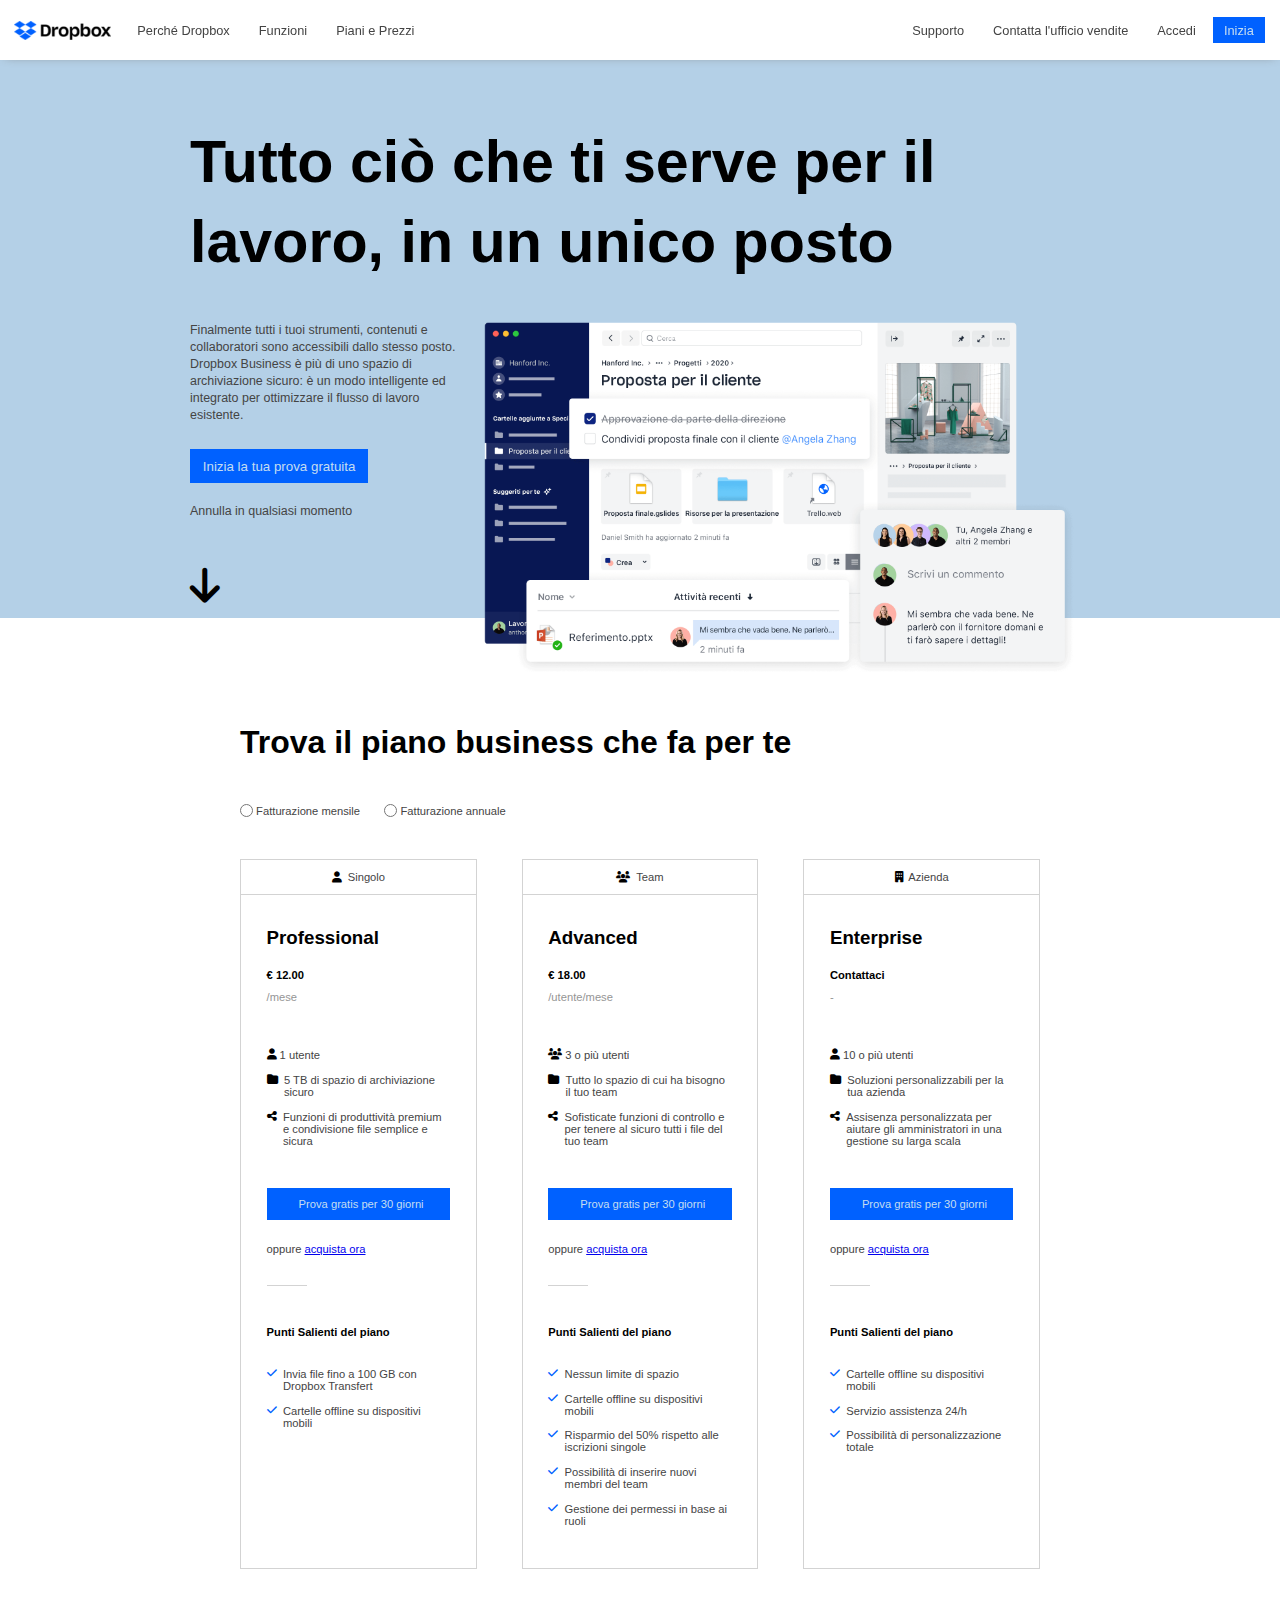
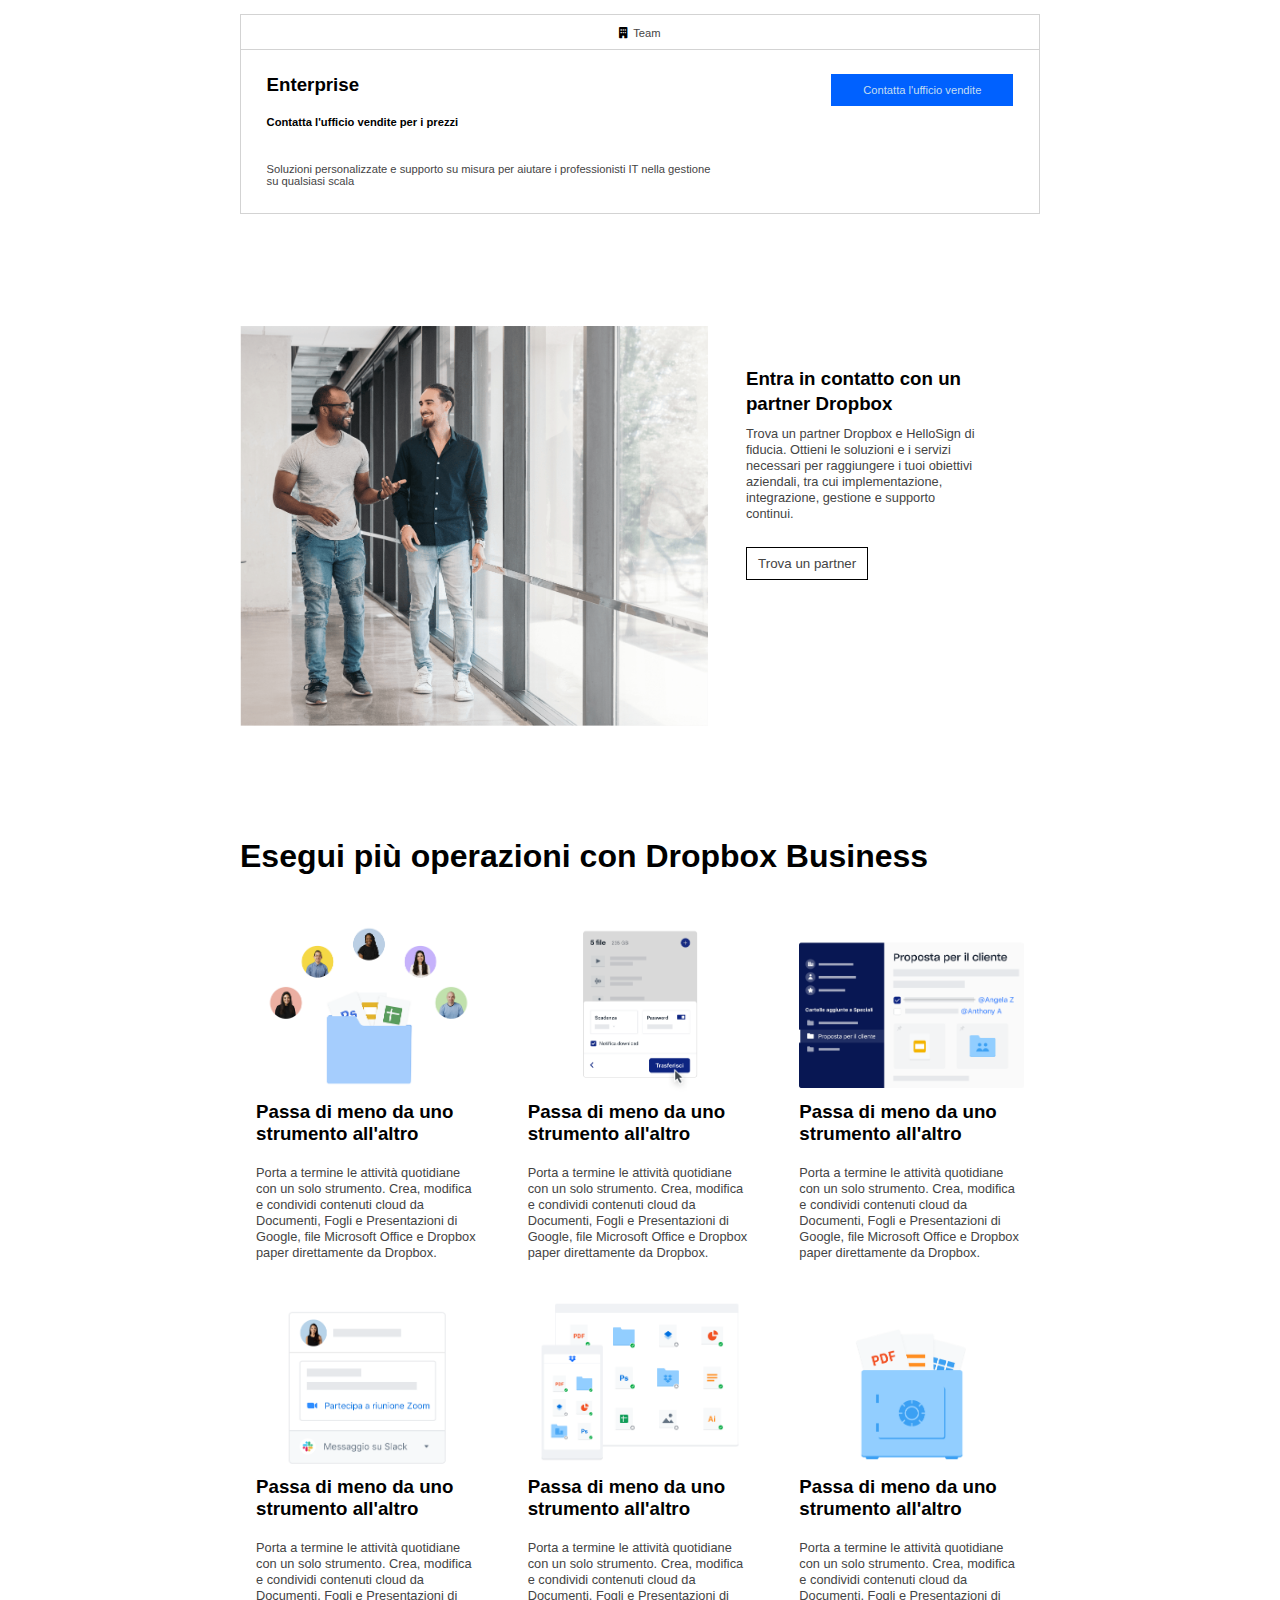
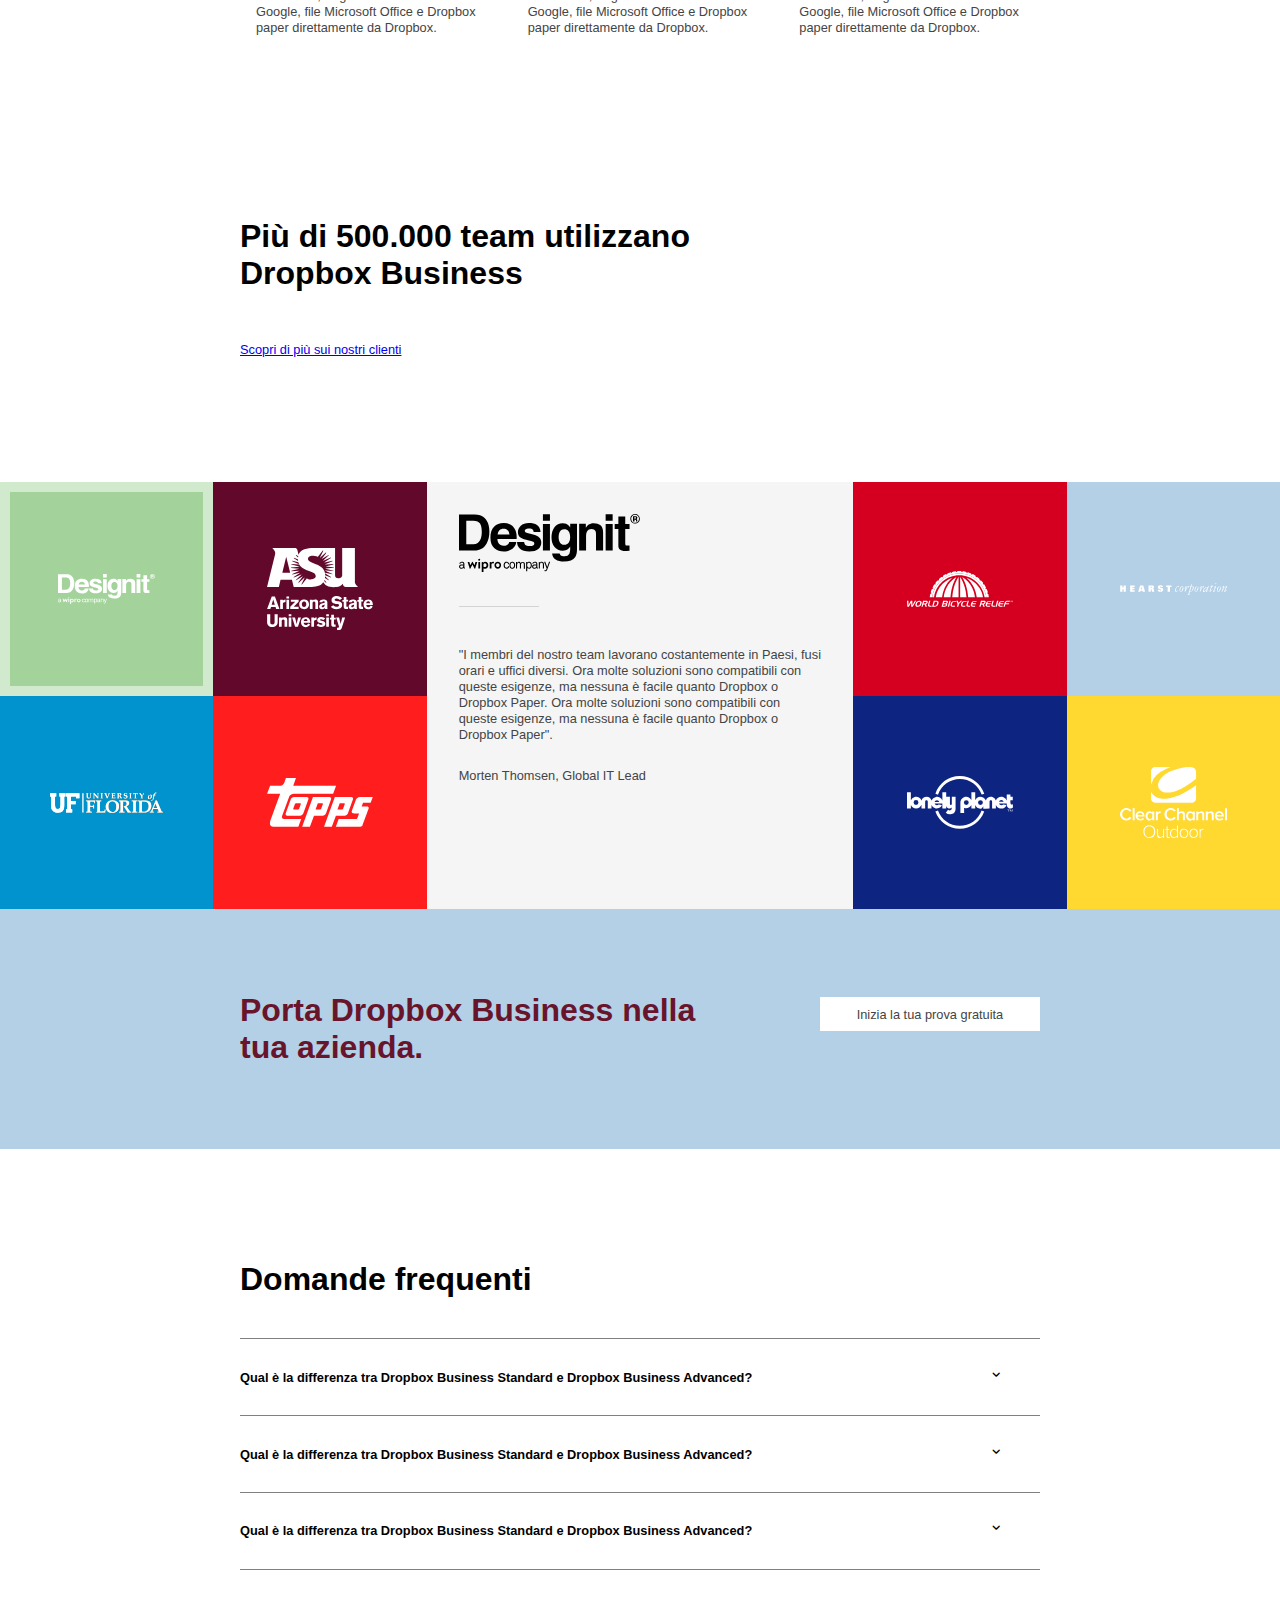
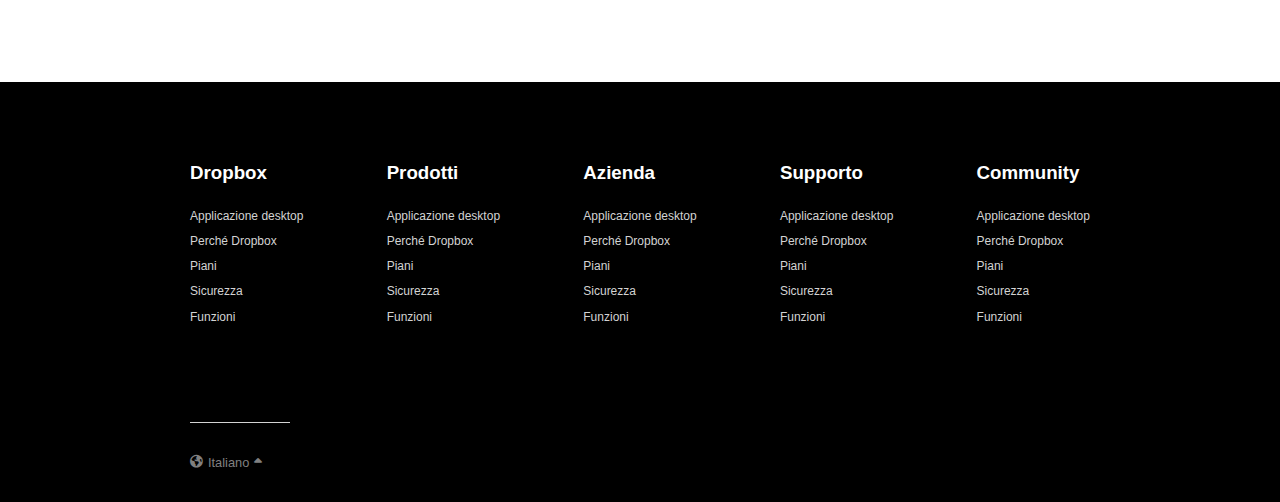
<file: index.html>
<!DOCTYPE html>
<html lang="en">
<head>
    <link rel="stylesheet" href="css/style.css">
    <link rel="stylesheet" href="https://cdnjs.cloudflare.com/ajax/libs/font-awesome/6.1.1/css/all.min.css">
    <meta charset="UTF-8">
    <meta http-equiv="X-UA-Compatible" content="IE=edge">
    <meta name="viewport" content="width=device-width, initial-scale=1.0">
    <title>Dropbox</title>
</head>
<body>
    
    <nav> <!--barra di navigazione-->
        <div class="nav-row">
            <div class="nav-col">
                <div class="nav-logo">
                    <img src="img/logo-small.png" alt="dropbox nav logo">
                </div>
                <div class="btn">
                    <a href="none" class="nav-button">Perché Dropbox</a>
                    <a href="none" class="nav-button">Funzioni</a>
                    <a href="none" class="nav-button">Piani e Prezzi</a>
                </div>
            </div>

            <div class="nav-col nav-col-right">
                <div class="btn">
                    <a href="none" class="nav-button">Supporto</a>
                    <a href="none" class="nav-button">Contatta l'ufficio vendite</a>
                    <a href="none" class="nav-button">Accedi</a>
                    <input type="button" class="nav-button blue" value="Inizia">
                </div>
            </div>
        </div>
    </nav>


    <header> <!--intestazione pagina-->
        <div class="big-container">
            <h1 class="header-title">Tutto ciò che ti serve per il
                lavoro, in un unico posto</h1>
            <div class="header-row">
                <div class="header-col">
                    <p>Finalmente tutti i tuoi strumenti, contenuti e collaboratori sono accessibili dallo stesso posto. Dropbox Business è più di uno spazio di archiviazione sicuro: è un modo intelligente ed integrato per ottimizzare il flusso di lavoro esistente.</p>
                    <input type="button" class="header-button" value="Inizia la tua prova gratuita">
                    <p>Annulla in qualsiasi momento</p>
                    <i class="fa-solid fa-arrow-down"></i>
                </div>
                <div class="header-col header-col-right">
                    <img src="img/jumbo.png" alt="header image">
                </div>
            </div>
        </div>
    </header>


    <main> <!--corpo centrale-->

        <section> <!--I: piani business-->
            <div class="main-container">

                <!--scelta fatturazione-->
                <h2 class="section-title">Trova il piano business che fa per te</h2>
                <div class="input-radio">
                    <input type="radio" name="fatturazione" value="Fatturazione mensile"><span> Fatturazione mensile</span>
                </div>
                <div class="input-radio">
                    <input type="radio" name="fatturazione" value="Fatturazione annuale"><span> Fatturazione annuale</span>
                </div>

                <!--tipologia di piani business-->
                <div class="gen-section-row"> 

                    <div class="first-section-col">
                        <div class="card">
                            <div class="card-header"> <!--intestazione prima card-->
                                <i class="fa-solid fa-user"></i> <span>Singolo</span>
                            </div>
                            <div class="card-body"> <!--corpo prima card-->

                                <h3>Professional</h3>
                                <div class="subtitle">€ 12.00</div>
                                <div class="payment">/mese</div>

                                <ul class="list">
                                    <li><i class="fa-solid fa-user"></i> 1 utente</li>
                                    <li><i class="fa-solid fa-folder fa-pull-left"></i> 5 TB di spazio di archiviazione sicuro</li>
                                    <li><i class="fa-solid fa-share-nodes fa-pull-left"></i> Funzioni di produttività premium e condivisione file semplice e sicura</li>
                                </ul>

                                <div class="trial">
                                    <input type="button" class="trial-button" value="Prova gratis per 30 giorni">
                                </div>

                                <p>oppure <a href="none">acquista ora</a></p>

                                <div class="division"></div>

                                <div class="subtitle padding-plus">Punti Salienti del piano</div> <!--lista 2-->

                                <ul class="list">
                                    <li><i class="fa-solid fa-check fa-pull-left"></i> Invia file fino a 100 GB con Dropbox Transfert
                                    <li><i class="fa-solid fa-check fa-pull-left"></i> Cartelle offline su dispositivi mobili</li>
                                </ul>
                            </div>
                        </div>
                    </div>

                    <div class="first-section-col">
                        <div class="card">
                            <div class="card-header"> <!--intestazione seconda card-->
                                <i class="fa-solid fa-users"></i> <span>Team</span>
                            </div>
                            <div class="card-body"> <!--corpo seconda card-->

                                <h3>Advanced</h3>
                                <div class="subtitle">€ 18.00</div>
                                <div class="payment">/utente/mese</div>

                                <ul class="list">
                                    <li><i class="fa-solid fa-users"></i> 3 o più utenti</li>
                                    <li><i class="fa-solid fa-folder fa-pull-left"></i> Tutto lo spazio di cui ha bisogno il tuo team</li>
                                    <li><i class="fa-solid fa-share-nodes fa-pull-left"></i> Sofisticate funzioni di controllo e per tenere al sicuro tutti i file del tuo team</li>
                                </ul>

                                <div class="trial">
                                    <input type="button" class="trial-button" value="Prova gratis per 30 giorni">
                                </div>

                                <p>oppure <a href="none">acquista ora</a></p>

                                <div class="division"></div>

                                <div class="subtitle padding-plus">Punti Salienti del piano</div> <!--lista 2-->

                                <ul class="list">
                                    <li><i class="fa-solid fa-check fa-pull-left"></i> Nessun limite di spazio</li>
                                    <li><i class="fa-solid fa-check fa-pull-left"></i> Cartelle offline su dispositivi mobili</li>
                                    <li><i class="fa-solid fa-check fa-pull-left"></i> Risparmio del 50% rispetto alle iscrizioni singole</li>
                                    <li><i class="fa-solid fa-check fa-pull-left"></i> Possibilità di inserire nuovi membri del team</li>
                                    <li><i class="fa-solid fa-check fa-pull-left"></i> Gestione dei permessi in base ai ruoli</li>
                                </ul>                                
                            </div>
                        </div>
                    </div>

                    <div class="first-section-col">
                        <div class="card">
                            <div class="card-header"> <!--intestazione terza card-->
                                <i class="fa-solid fa-building"></i> <span>Azienda</span>
                            </div>

                            <div class="card-body"> <!--corpo terza card-->

                                <h3>Enterprise</h3>
                                <div class="subtitle">Contattaci</div>
                                <div class="payment">-</div>

                                <ul class="list">
                                    <li><i class="fa-solid fa-user"></i> 10 o più utenti</li>
                                    <li><i class="fa-solid fa-folder fa-pull-left"></i> Soluzioni personalizzabili per la tua azienda</li>
                                    <li> <i class="fa-solid fa-share-nodes fa-pull-left"></i> Assisenza personalizzata per aiutare gli amministratori in una gestione su larga scala</li>
                                </ul>

                                <div class="trial">
                                    <input type="button" class="trial-button" value="Prova gratis per 30 giorni">
                                </div>

                                <p>oppure <a href="none">acquista ora</a></p>

                                <div class="division"></div>

                                <div class="subtitle padding-plus">Punti Salienti del piano</div> <!--lista 2-->

                                <ul class="list">
                                    <li><i class="fa-solid fa-check fa-pull-left"></i> Cartelle offline su dispositivi mobili</li>
                                    <li><i class="fa-solid fa-check fa-pull-left"></i> Servizio assistenza 24/h</li>
                                    <li><i class="fa-solid fa-check fa-pull-left"></i> Possibilità di personalizzazione totale</li>
                                </ul>                           
                            </div>
                        </div>
                    </div>

                    <div class="jumbo-first-section-col">
                        <div class="card">
                            <div class="card-header"> <!--intestazione card-->
                                <i class="fa-solid fa-building"></i> <span>Team</span>
                            </div>
                            <div class="card-body jumbo"> <!--corpo terza card-->

                                <div class="jumbo1">
                                    <h3>Enterprise</h3>
                                    <div class="subtitle">Contatta l'ufficio vendite per i prezzi</div>
                                    <p>Soluzioni personalizzate e supporto su misura per aiutare i professionisti IT nella gestione su qualsiasi scala</p>
                                </div>

                                <div>
                                    <div class="trial contact">
                                        <input type="button" class="trial-button" value="Contatta l'ufficio vendite">
                                    </div>
                                </div>
                            </div>
                        </div>
                    </div>
                </div>
            </div>
        </section>


        <section> <!--II: trova un partner-->
            <div class="main-container">
                <div class="section-row">
                    <div class="section-col">
                        <img src="img/partner.png" alt="partner img">
                    </div>
                    <div class="section-col small">
                        <div class="partner-text">
                            <h3>Entra in contatto con un partner Dropbox</h3>
                            <p class="inside-p">Trova un partner Dropbox e HelloSign di fiducia. Ottieni le soluzioni e i servizi necessari per raggiungere i tuoi obiettivi aziendali, tra cui implementazione, integrazione, gestione e supporto continui.</p>
                            <input type="button" value="Trova un partner">
                        </div>
                    </div>
                </div>
        </section>


        <section> <!--III: operazioni disponibili-->
            <div class="main-container">
                <h2 class="section-title">Esegui più operazioni con Dropbox Business</h2>
                <div class="gen-section-row low-gap">
                    <div class="third-section-col">
                        <div class="card-operation">
                            <img src="img/business-feature-switching-tools.png" alt="switching tools">
                            <div class="col-text">
                                <h3>Passa di meno da uno strumento all'altro</h3>
                                <p class="inside-p">Porta a termine le attività quotidiane con un solo strumento. Crea, modifica e condividi contenuti cloud da Documenti, Fogli e Presentazioni di Google, file Microsoft Office e Dropbox paper direttamente da Dropbox.</p>
                            </div>
                        </div>
                    </div>

                    <div class="third-section-col">
                        <div class="card-operation">
                            <img src="img/business-feature-send-files-it.png" alt="send files">
                            <div class="col-text">
                                <h3>Passa di meno da uno strumento all'altro</h3>
                                <p class="inside-p">Porta a termine le attività quotidiane con un solo strumento. Crea, modifica e condividi contenuti cloud da Documenti, Fogli e Presentazioni di Google, file Microsoft Office e Dropbox paper direttamente da Dropbox.</p>
                            </div>
                        </div>
                    </div>

                    <div class="third-section-col">
                        <div class="card-operation">
                            <img src="img/business-feature-coordinate-it.png" alt="coordinate">
                            <div class="col-text">
                                <h3>Passa di meno da uno strumento all'altro</h3>
                                <p class="inside-p">Porta a termine le attività quotidiane con un solo strumento. Crea, modifica e condividi contenuti cloud da Documenti, Fogli e Presentazioni di Google, file Microsoft Office e Dropbox paper direttamente da Dropbox.</p>
                            </div>
                        </div>
                    </div>

                    <div class="third-section-col">
                        <div class="card-operation">
                            <img src="img/business-feature-integrations-it.png" alt="integrations">
                            <div class="col-text">
                                <h3>Passa di meno da uno strumento all'altro</h3>
                                <p class="inside-p">Porta a termine le attività quotidiane con un solo strumento. Crea, modifica e condividi contenuti cloud da Documenti, Fogli e Presentazioni di Google, file Microsoft Office e Dropbox paper direttamente da Dropbox.</p>
                            </div>
                        </div>
                    </div>

                    <div class="third-section-col">
                        <div class="card-operation">
                            <img src="img/business-feature-multi-device.png" alt="multi device">
                            <div class="col-text">
                                <h3>Passa di meno da uno strumento all'altro</h3>
                                <p class="inside-p">Porta a termine le attività quotidiane con un solo strumento. Crea, modifica e condividi contenuti cloud da Documenti, Fogli e Presentazioni di Google, file Microsoft Office e Dropbox paper direttamente da Dropbox.</p>
                            </div>
                        </div>
                    </div>

                    <div class="third-section-col">
                        <div class="card-operation">
                            <img src="img/business-feature-security.png" alt="security">
                            <div class="col-text">
                                <h3>Passa di meno da uno strumento all'altro</h3>
                                <p class="inside-p">Porta a termine le attività quotidiane con un solo strumento. Crea, modifica e condividi contenuti cloud da Documenti, Fogli e Presentazioni di Google, file Microsoft Office e Dropbox paper direttamente da Dropbox.</p>
                            </div>
                        </div>
                    </div>
                </div>
            </div>
        </section>


        <section> <!--IV: clienti dropbox business-->
            <div class="main-container">
                <div class="section-row double-padding">
                    <div class="section-col">
                        <h2 class="section-title more-padding">Più di 500.000 team utilizzano Dropbox Business</h2>
                        <a href="none">Scopri di più sui nostri clienti</a>
                    </div>
                    <div class="section-col small no-padding"></div>
                </div>
            </div>
        </section>


        <section class="designit-section"> <!--V: sezione design.it-->
            <div class="designit-container">
                <div class="d-row">
                    <div class="d-col">
                        <div class="square-container">
                            <div class="square designit">
                                <img src="img/designit.svg" alt="mini designit logo" class="invert-resize">
                            </div>
                            <div class="square asu">
                                <img src="img/arizona_state_university.svg" alt="arizona university" class="invert-resize">
                            </div>
                            <div class="square uf">
                                <img src="img/university_of_florida.svg" alt="florida university">
                            </div>
                            <div class="square topps">
                                <img src="img/topps.svg" alt="topps logo" class="invert-resize">
                            </div>
                        </div>
                    </div>
                </div>
            </div>

            <div class="designit-container">
                <div class="d-content">
                    <img src="img/designit.svg" alt="design.it logo">
                    <div class="d-division"></div>
                    <p class="inside-p">"I membri del nostro team lavorano costantemente in Paesi, fusi orari e uffici diversi. Ora molte soluzioni sono compatibili con queste esigenze, ma nessuna è facile quanto Dropbox o Dropbox Paper. Ora molte soluzioni sono compatibili con queste esigenze, ma nessuna è facile quanto Dropbox o Dropbox Paper".</p>
                    <div class="inside-p">Morten Thomsen, Global IT Lead</div>
                </div>
            </div>
            
            <div class="designit-container">
                <div class="d-row">
                    <div class="d-col">
                        <div class="square-container">
                            <div class="square wbr">
                                <img src="img/world_bicycle_relief.svg" alt="world bicycle relief" class="invert-resize">
                            </div>
                            <div class="square hearst">
                                <img src="img/hearst_corp.svg" alt="hearst corp" class="invert-resize">
                            </div>
                            <div class="square lonely">
                                <img src="img/lonely_planet.svg" alt="lonely planet" class="invert-resize">
                            </div>
                            <div class="square clear">
                                <img src="img/clear_channel.svg" alt="clear channel" class="invert-resize">
                            </div>
                        </div>
                    </div>
                </div>
            </div>
        </section>


        <section class="lightblue-section"> <!--VI: prova gratuita-->
            <div class="main-container lower-padding">
                <div class="section-row more-gap">
                    <div class="section-col more-padding">
                        <div class="center">
                            <h2 class="section-title purple">Porta Dropbox Business nella tua azienda.</h2>
                        </div>
                    </div>
                    <div class="section-col small more-padding">
                        <div class="center">
                            <input class="white-btn" type="button" value="Inizia la tua prova gratuita">
                        </div>
                    </div>
                </div>
            </div>
        </section>


        <section> <!--F.A.Q.-->
            <div class="main-container higher-padding">
                <div><h2 class="section-title">Domande frequenti</h2></div>
                <div class="faq-container">
                    <div class="faq">Qual è la differenza tra Dropbox Business Standard e Dropbox Business Advanced?
                        <i class="fa-solid fa-angle-down"></i>
                    </div>
                    <div class="faq">Qual è la differenza tra Dropbox Business Standard e Dropbox Business Advanced?
                        <i class="fa-solid fa-angle-down"></i>
                    </div>
                    <div class="faq">Qual è la differenza tra Dropbox Business Standard e Dropbox Business Advanced?
                        <i class="fa-solid fa-angle-down"></i>
                    </div>
                </div>
            </div>
        </section>
    </main>


    <footer> <!--piè di pagina-->
        <div class="big-container"> <!--elenco navigazione footer-->
            <div class="top-footer">
                <div class="footer-row">
                    <div class="footer-col">
                        <h3>Dropbox</h3>
                        <ul>
                            <li><a href="none">Applicazione desktop</a></li>
                            <li><a href="none">Perché Dropbox</a></li>
                            <li><a href="none">Piani</a></li>
                            <li><a href="none">Sicurezza</a></li>
                            <li><a href="none">Funzioni</a></li>
                        </ul>
                    </div>

                    <div class="footer-col">
                        <h3>Prodotti</h3>
                        <ul>
                            <li><a href="none">Applicazione desktop</a></li>
                            <li><a href="none">Perché Dropbox</a></li>
                            <li><a href="none">Piani</a></li>
                            <li><a href="none">Sicurezza</a></li>
                            <li><a href="none">Funzioni</a></li>
                        </ul>
                    </div>

                    <div class="footer-col">
                        <h3>Azienda</h3>
                        <ul>
                            <li><a href="none">Applicazione desktop</a></li>
                            <li><a href="none">Perché Dropbox</a></li>
                            <li><a href="none">Piani</a></li>
                            <li><a href="none">Sicurezza</a></li>
                            <li><a href="none">Funzioni</a></li>
                        </ul>
                    </div>

                    <div class="footer-col">
                        <h3>Supporto</h3>
                        <ul>
                            <li><a href="none">Applicazione desktop</a></li>
                            <li><a href="none">Perché Dropbox</a></li>
                            <li><a href="none">Piani</a></li>
                            <li><a href="none">Sicurezza</a></li>
                            <li><a href="none">Funzioni</a></li>
                        </ul>
                    </div>

                    <div class="footer-col">
                        <h3>Community</h3>
                        <ul>
                            <li><a href="none">Applicazione desktop</a></li>
                            <li><a href="none">Perché Dropbox</a></li>
                            <li><a href="none">Piani</a></li>
                            <li><a href="none">Sicurezza</a></li>
                            <li><a href="none">Funzioni</a></li>
                        </ul>
                    </div>
                </div>
            </div>
        </div>
        
        <div class="big-container no-padding">
            <div class="footer-div"></div>
        </div>

        <div class="big-container"> <!--scelta lingua-->
            <div class="footer-credits">
                <div class="language">
                    <i class="fa-solid fa-earth-americas"></i> 
                    Italiano
                    <i class="fa-solid fa-caret-up"></i>
                </div>
            </div>
        </div>
    </footer>

</body>
</html>
</file>
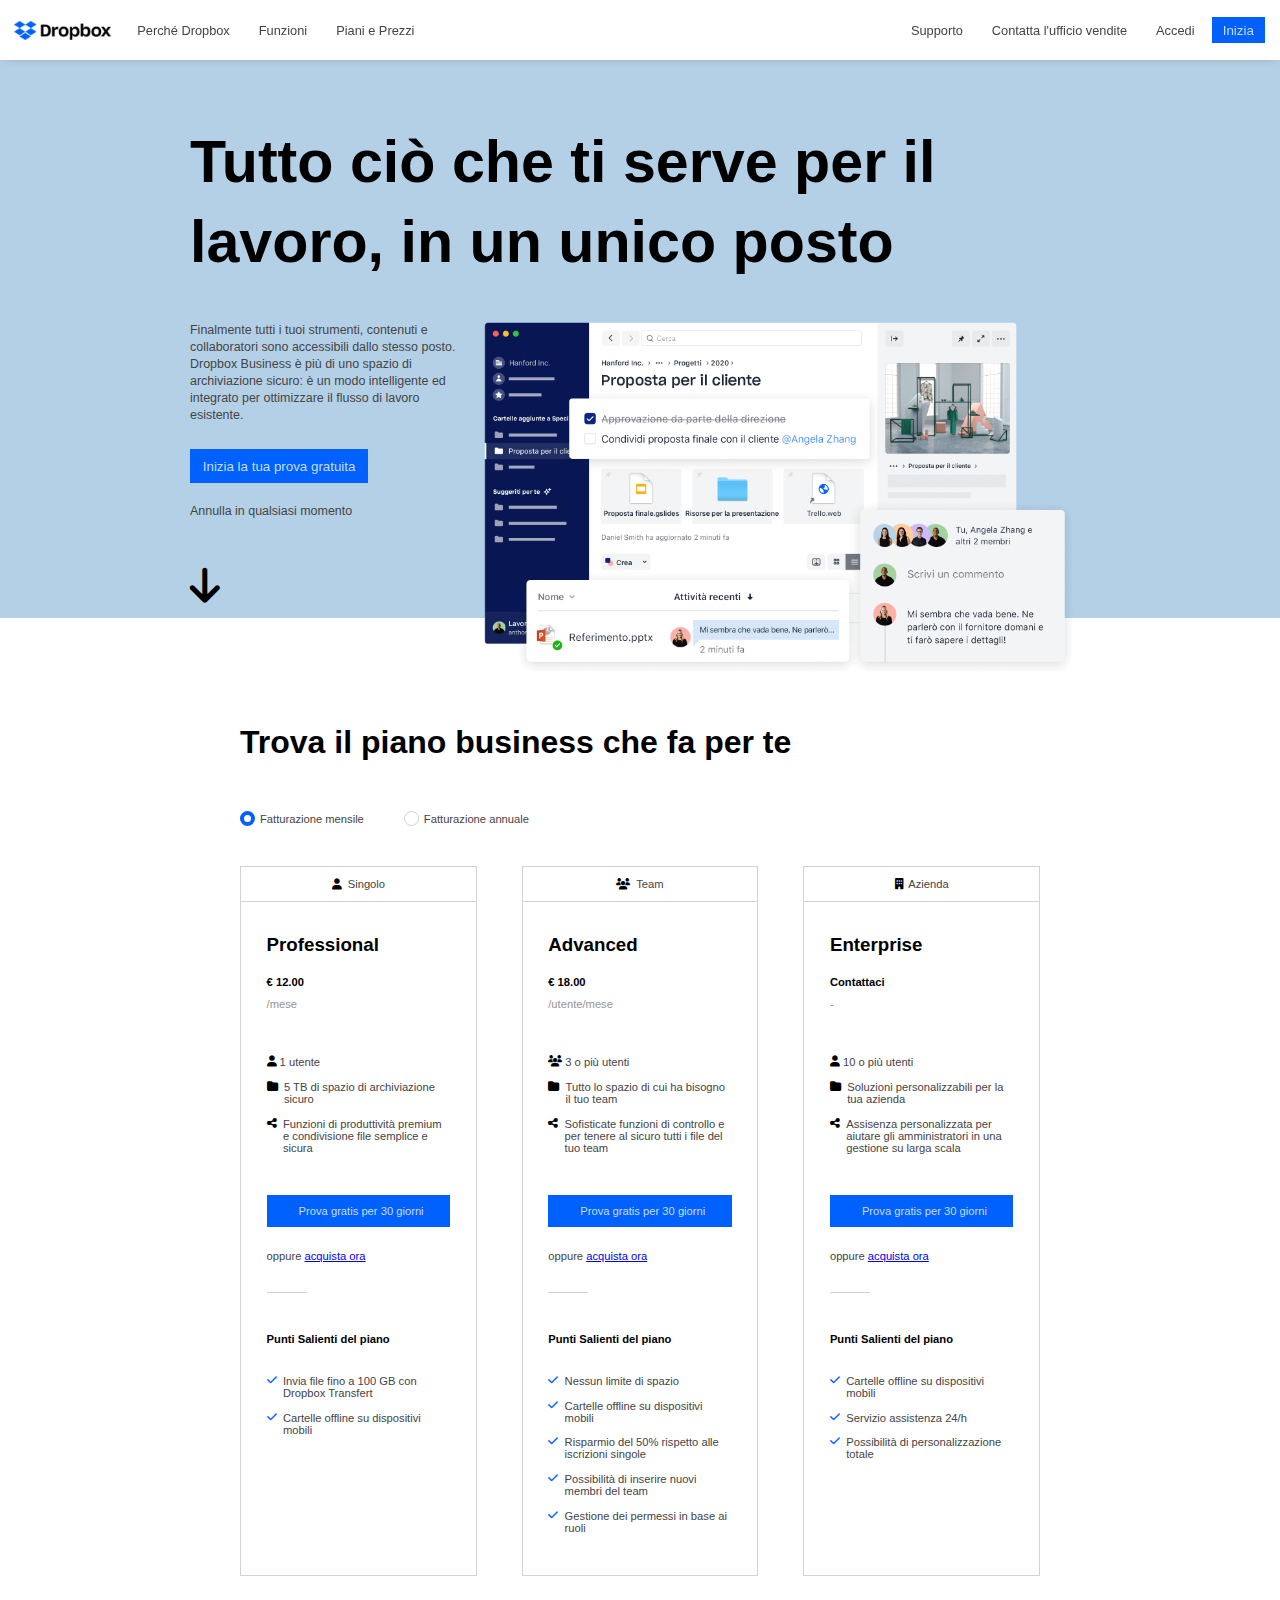
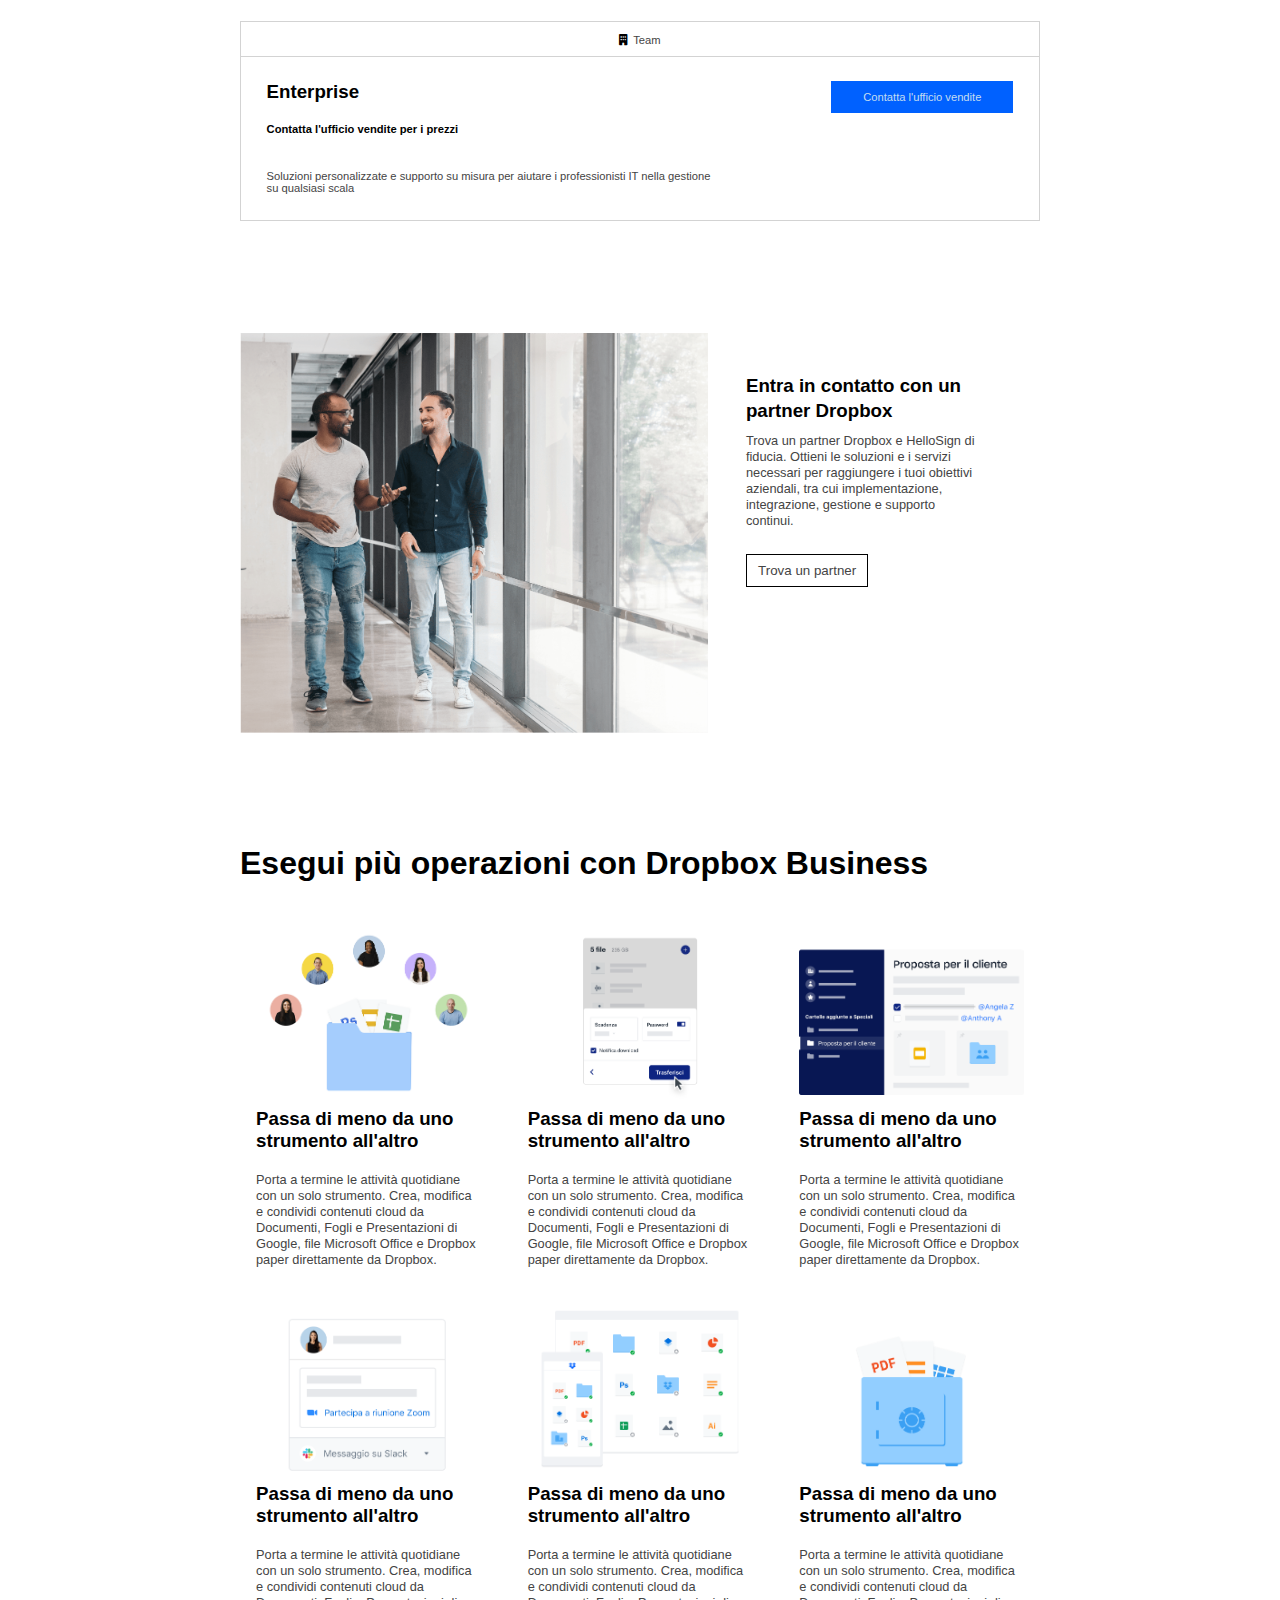
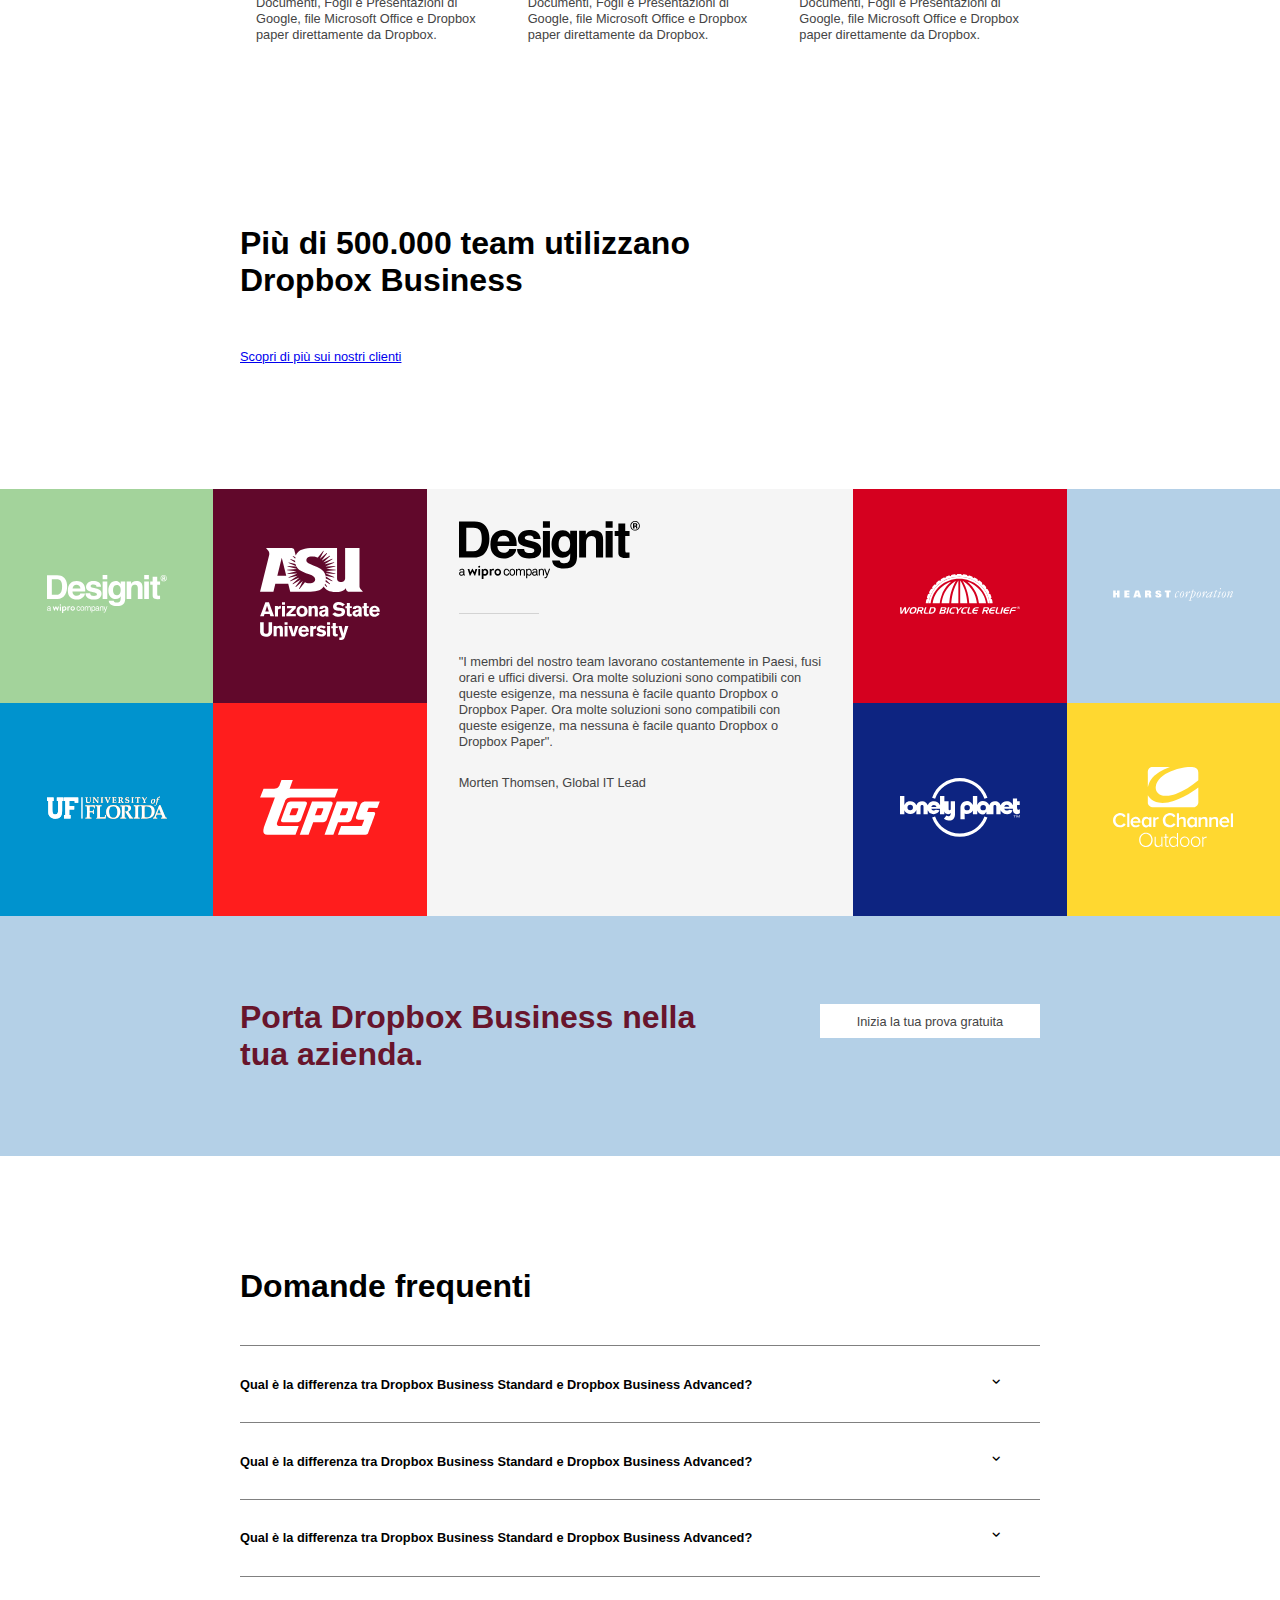
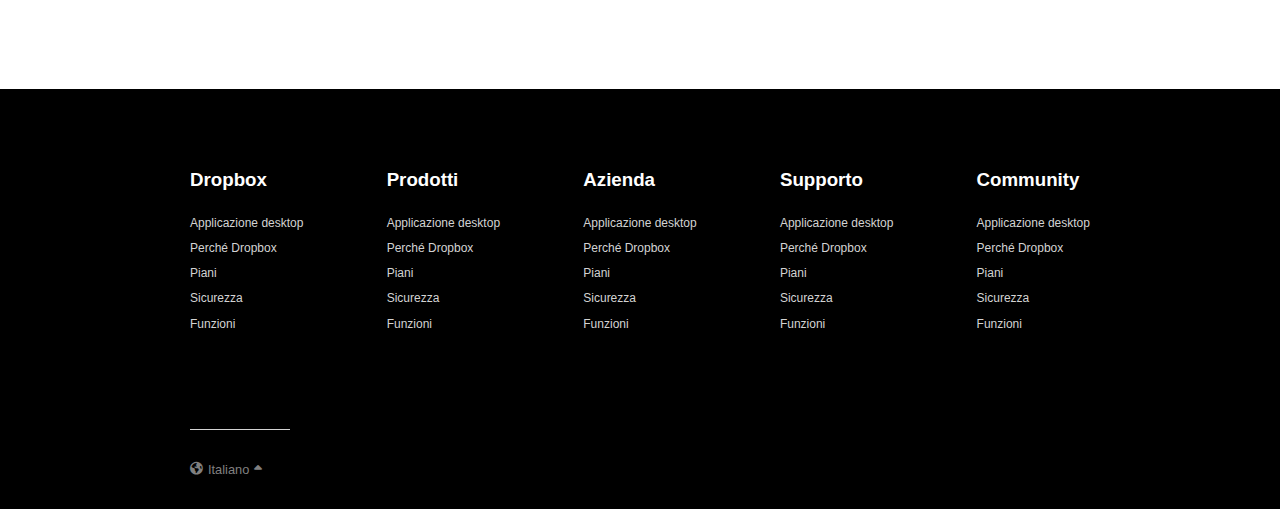
<file: bonus.html>
<!DOCTYPE html>
<html lang="en">
<head>
    <link rel="stylesheet" href="css/style.css">
    <link rel="stylesheet" href="css/bonus.css">
    <link rel="stylesheet" href="https://cdnjs.cloudflare.com/ajax/libs/font-awesome/6.1.1/css/all.min.css">
    <meta charset="UTF-8">
    <meta http-equiv="X-UA-Compatible" content="IE=edge">
    <meta name="viewport" content="width=device-width, initial-scale=1.0">
    <title>Dropbox</title>
</head>
<body>
    
    <nav> <!--barra di navigazione-->
        <div class="nav-row">
            <div class="nav-col">
                <div class="nav-logo">
                    <img src="img/logo-small.png" alt="dropbox nav logo">
                </div>
                <div class="btn">
                    <a href="none" class="nav-button">Perché Dropbox</a>
                    <a href="none" class="nav-button">Funzioni</a>
                    <a href="none" class="nav-button">Piani e Prezzi</a>
                </div>
            </div>

            <div class="nav-col nav-col-right">
                <div class="btn">
                    <a href="none" class="nav-button">Supporto</a>
                    <a href="none" class="nav-button">Contatta l'ufficio vendite</a>
                    <a href="none" class="nav-button">Accedi</a>
                    <input type="button" class="nav-button-blue" value="Inizia">
                </div>
            </div>
        </div>
    </nav>


    <header> <!--intestazione pagina-->
        <div class="big-container">
            <h1 class="header-title">Tutto ciò che ti serve per il
                lavoro, in un unico posto</h1>
            <div class="header-row">
                <div class="header-col">
                    <p>Finalmente tutti i tuoi strumenti, contenuti e collaboratori sono accessibili dallo stesso posto. Dropbox Business è più di uno spazio di archiviazione sicuro: è un modo intelligente ed integrato per ottimizzare il flusso di lavoro esistente.</p>
                    <input type="button" class="header-button" value="Inizia la tua prova gratuita">
                    <p>Annulla in qualsiasi momento</p>
                    <i class="fa-solid fa-arrow-down"></i>
                </div>
                <div class="header-col header-col-right">
                    <img src="img/jumbo.png" alt="header image">
                </div>
            </div>
        </div>
    </header>


    <main> <!--corpo centrale-->

        <section> <!--I: piani business-->
            <div class="main-container">

                <!--scelta fatturazione-->
                <h2 class="section-title">Trova il piano business che fa per te</h2>
                <div class="input-radio">
                    <div class="manual-radio border-blue"></div>
                    <span>Fatturazione mensile</span>

                    <div class="manual-radio shift-right"></div>
                    <span>Fatturazione annuale</span>
                </div>

                <!--tipologia di piani business-->
                <div class="gen-section-row"> 

                    <div class="first-section-col">
                        <div class="card">
                            <div class="card-header"> <!--intestazione prima card-->
                                <i class="fa-solid fa-user"></i> <span>Singolo</span>
                            </div>
                            <div class="card-body"> <!--corpo prima card-->

                                <h3>Professional</h3>
                                <div class="subtitle">€ 12.00</div>
                                <div class="payment">/mese</div>

                                <ul class="list">
                                    <li><i class="fa-solid fa-user"></i> 1 utente</li>
                                    <li><i class="fa-solid fa-folder fa-pull-left"></i> 5 TB di spazio di archiviazione sicuro</li>
                                    <li><i class="fa-solid fa-share-nodes fa-pull-left"></i> Funzioni di produttività premium e condivisione file semplice e sicura</li>
                                </ul>

                                <div class="trial">
                                    <input type="button" class="trial-button" value="Prova gratis per 30 giorni">
                                </div>

                                <p>oppure <a href="none">acquista ora</a></p>

                                <div class="division"></div>

                                <div class="subtitle padding-plus">Punti Salienti del piano</div> <!--lista 2-->

                                <ul class="list">
                                    <li><i class="fa-solid fa-check fa-pull-left"></i> Invia file fino a 100 GB con Dropbox Transfert
                                    <li><i class="fa-solid fa-check fa-pull-left"></i> Cartelle offline su dispositivi mobili</li>
                                </ul>
                            </div>
                        </div>
                    </div>

                    <div class="first-section-col">
                        <div class="card">
                            <div class="card-header"> <!--intestazione seconda card-->
                                <i class="fa-solid fa-users"></i> <span>Team</span>
                            </div>
                            <div class="card-body"> <!--corpo seconda card-->

                                <h3>Advanced</h3>
                                <div class="subtitle">€ 18.00</div>
                                <div class="payment">/utente/mese</div>

                                <ul class="list">
                                    <li><i class="fa-solid fa-users"></i> 3 o più utenti</li>
                                    <li><i class="fa-solid fa-folder fa-pull-left"></i> Tutto lo spazio di cui ha bisogno il tuo team</li>
                                    <li><i class="fa-solid fa-share-nodes fa-pull-left"></i> Sofisticate funzioni di controllo e per tenere al sicuro tutti i file del tuo team</li>
                                </ul>

                                <div class="trial">
                                    <input type="button" class="trial-button" value="Prova gratis per 30 giorni">
                                </div>

                                <p>oppure <a href="none">acquista ora</a></p>

                                <div class="division"></div>

                                <div class="subtitle padding-plus">Punti Salienti del piano</div> <!--lista 2-->

                                <ul class="list">
                                    <li><i class="fa-solid fa-check fa-pull-left"></i> Nessun limite di spazio</li>
                                    <li><i class="fa-solid fa-check fa-pull-left"></i> Cartelle offline su dispositivi mobili</li>
                                    <li><i class="fa-solid fa-check fa-pull-left"></i> Risparmio del 50% rispetto alle iscrizioni singole</li>
                                    <li><i class="fa-solid fa-check fa-pull-left"></i> Possibilità di inserire nuovi membri del team</li>
                                    <li><i class="fa-solid fa-check fa-pull-left"></i> Gestione dei permessi in base ai ruoli</li>
                                </ul>                                
                            </div>
                        </div>
                    </div>

                    <div class="first-section-col">
                        <div class="card">
                            <div class="card-header"> <!--intestazione terza card-->
                                <i class="fa-solid fa-building"></i> <span>Azienda</span>
                            </div>

                            <div class="card-body"> <!--corpo terza card-->

                                <h3>Enterprise</h3>
                                <div class="subtitle">Contattaci</div>
                                <div class="payment">-</div>

                                <ul class="list">
                                    <li><i class="fa-solid fa-user"></i> 10 o più utenti</li>
                                    <li><i class="fa-solid fa-folder fa-pull-left"></i> Soluzioni personalizzabili per la tua azienda</li>
                                    <li> <i class="fa-solid fa-share-nodes fa-pull-left"></i> Assisenza personalizzata per aiutare gli amministratori in una gestione su larga scala</li>
                                </ul>

                                <div class="trial">
                                    <input type="button" class="trial-button" value="Prova gratis per 30 giorni">
                                </div>

                                <p>oppure <a href="none">acquista ora</a></p>

                                <div class="division"></div>

                                <div class="subtitle padding-plus">Punti Salienti del piano</div> <!--lista 2-->

                                <ul class="list">
                                    <li><i class="fa-solid fa-check fa-pull-left"></i> Cartelle offline su dispositivi mobili</li>
                                    <li><i class="fa-solid fa-check fa-pull-left"></i> Servizio assistenza 24/h</li>
                                    <li><i class="fa-solid fa-check fa-pull-left"></i> Possibilità di personalizzazione totale</li>
                                </ul>                           
                            </div>
                        </div>
                    </div>

                    <div class="jumbo-first-section-col">
                        <div class="card">
                            <div class="card-header"> <!--intestazione card-->
                                <i class="fa-solid fa-building"></i> <span>Team</span>
                            </div>
                            <div class="card-body jumbo"> <!--corpo terza card-->

                                <div class="jumbo1">
                                    <h3>Enterprise</h3>
                                    <div class="subtitle">Contatta l'ufficio vendite per i prezzi</div>
                                    <p>Soluzioni personalizzate e supporto su misura per aiutare i professionisti IT nella gestione su qualsiasi scala</p>
                                </div>

                                <div>
                                    <div class="trial contact">
                                        <input type="button" class="trial-button" value="Contatta l'ufficio vendite">
                                    </div>
                                </div>
                            </div>
                        </div>
                    </div>
                </div>
            </div>
        </section>


        <section> <!--II: trova un partner-->
            <div class="main-container">
                <div class="section-row">
                    <div class="section-col">
                        <img src="img/partner.png" alt="partner img">
                    </div>
                    <div class="section-col small">
                        <div class="partner-text">
                            <h3>Entra in contatto con un partner Dropbox</h3>
                            <p class="inside-p">Trova un partner Dropbox e HelloSign di fiducia. Ottieni le soluzioni e i servizi necessari per raggiungere i tuoi obiettivi aziendali, tra cui implementazione, integrazione, gestione e supporto continui.</p>
                            <input type="button" value="Trova un partner">
                        </div>
                    </div>
                </div>
        </section>


        <section> <!--III: operazioni disponibili-->
            <div class="main-container">
                <h2 class="section-title">Esegui più operazioni con Dropbox Business</h2>
                <div class="gen-section-row low-gap">
                    <div class="third-section-col">
                        <div class="card-operation">
                            <img src="img/business-feature-switching-tools.png" alt="switching tools">
                            <div class="col-text">
                                <h3>Passa di meno da uno strumento all'altro</h3>
                                <p class="inside-p">Porta a termine le attività quotidiane con un solo strumento. Crea, modifica e condividi contenuti cloud da Documenti, Fogli e Presentazioni di Google, file Microsoft Office e Dropbox paper direttamente da Dropbox.</p>
                            </div>
                        </div>
                    </div>

                    <div class="third-section-col">
                        <div class="card-operation">
                            <img src="img/business-feature-send-files-it.png" alt="send files">
                            <div class="col-text">
                                <h3>Passa di meno da uno strumento all'altro</h3>
                                <p class="inside-p">Porta a termine le attività quotidiane con un solo strumento. Crea, modifica e condividi contenuti cloud da Documenti, Fogli e Presentazioni di Google, file Microsoft Office e Dropbox paper direttamente da Dropbox.</p>
                            </div>
                        </div>
                    </div>

                    <div class="third-section-col">
                        <div class="card-operation">
                            <img src="img/business-feature-coordinate-it.png" alt="coordinate">
                            <div class="col-text">
                                <h3>Passa di meno da uno strumento all'altro</h3>
                                <p class="inside-p">Porta a termine le attività quotidiane con un solo strumento. Crea, modifica e condividi contenuti cloud da Documenti, Fogli e Presentazioni di Google, file Microsoft Office e Dropbox paper direttamente da Dropbox.</p>
                            </div>
                        </div>
                    </div>

                    <div class="third-section-col">
                        <div class="card-operation">
                            <img src="img/business-feature-integrations-it.png" alt="integrations">
                            <div class="col-text">
                                <h3>Passa di meno da uno strumento all'altro</h3>
                                <p class="inside-p">Porta a termine le attività quotidiane con un solo strumento. Crea, modifica e condividi contenuti cloud da Documenti, Fogli e Presentazioni di Google, file Microsoft Office e Dropbox paper direttamente da Dropbox.</p>
                            </div>
                        </div>
                    </div>

                    <div class="third-section-col">
                        <div class="card-operation">
                            <img src="img/business-feature-multi-device.png" alt="multi device">
                            <div class="col-text">
                                <h3>Passa di meno da uno strumento all'altro</h3>
                                <p class="inside-p">Porta a termine le attività quotidiane con un solo strumento. Crea, modifica e condividi contenuti cloud da Documenti, Fogli e Presentazioni di Google, file Microsoft Office e Dropbox paper direttamente da Dropbox.</p>
                            </div>
                        </div>
                    </div>

                    <div class="third-section-col">
                        <div class="card-operation">
                            <img src="img/business-feature-security.png" alt="security">
                            <div class="col-text">
                                <h3>Passa di meno da uno strumento all'altro</h3>
                                <p class="inside-p">Porta a termine le attività quotidiane con un solo strumento. Crea, modifica e condividi contenuti cloud da Documenti, Fogli e Presentazioni di Google, file Microsoft Office e Dropbox paper direttamente da Dropbox.</p>
                            </div>
                        </div>
                    </div>
                </div>
            </div>
        </section>


        <section> <!--IV: clienti dropbox business-->
            <div class="main-container">
                <div class="section-row double-padding">
                    <div class="section-col">
                        <h2 class="section-title more-padding">Più di 500.000 team utilizzano Dropbox Business</h2>
                        <a href="none">Scopri di più sui nostri clienti</a>
                    </div>
                    <div class="section-col small no-padding"></div>
                </div>
            </div>
        </section>


        <section class="designit-section"> <!--V: sezione design.it-->
            <div class="designit-container">
                <div class="d-row">
                    <div class="d-col">
                        <div class="square-container">
                            
                            <div class="square designit">
                                <a href="#1-square"><img src="img/designit.svg" alt="mini designit logo" class="invert-resize"></a>
                            </div>
                            
                            <div class="square asu">
                                <a href="#2-square"><img src="img/arizona_state_university.svg" alt="arizona university" class="invert-resize"></a>
                            </div>
                            <div class="square uf">
                                <a href="#3-square"><img src="img/university_of_florida.svg" alt="florida university" class="uf-img"></a>
                            </div>
                            <div class="square topps">
                                <a href="#4-square"><img src="img/topps.svg" alt="topps logo" class="invert-resize"></a>
                            </div>
                        </div>
                    </div>
                </div>
            </div>

            <div class="designit-container">
                <a name="1-square"></a>
                <div class="d-content">
                    <img src="img/designit.svg" alt="design.it logo">
                    <div class="d-division"></div>
                    <p class="inside-p">"I membri del nostro team lavorano costantemente in Paesi, fusi orari e uffici diversi. Ora molte soluzioni sono compatibili con queste esigenze, ma nessuna è facile quanto Dropbox o Dropbox Paper. Ora molte soluzioni sono compatibili con queste esigenze, ma nessuna è facile quanto Dropbox o Dropbox Paper".</p>
                    <div class="inside-p">Morten Thomsen, Global IT Lead</div>
                </div>

                <a name="2-square"></a>
                <div class="d-content">
                    <img src="img/arizona_state_university.svg" alt="arizona logo" class="arizona">
                    <div class="d-division"></div>
                    <p class="inside-p">"I membri del nostro team lavorano costantemente in Paesi, fusi orari e uffici diversi. Ora molte soluzioni sono compatibili con queste esigenze, ma nessuna è facile quanto Dropbox o Dropbox Paper. Ora molte soluzioni sono compatibili con queste esigenze, ma nessuna è facile quanto Dropbox o Dropbox Paper".</p>
                    <div class="inside-p">Morten Thomsen, Global IT Lead</div>
                </div>

                <a name="3-square"></a>
                <div class="d-content">
                    <img src="img/university_of_florida.svg" alt="florida logo" class="florida">
                    <div class="d-division"></div>
                    <p class="inside-p">"I membri del nostro team lavorano costantemente in Paesi, fusi orari e uffici diversi. Ora molte soluzioni sono compatibili con queste esigenze, ma nessuna è facile quanto Dropbox o Dropbox Paper. Ora molte soluzioni sono compatibili con queste esigenze, ma nessuna è facile quanto Dropbox o Dropbox Paper".</p>
                    <div class="inside-p">Morten Thomsen, Global IT Lead</div>
                </div>

                <a name="4-square"></a>
                <div class="d-content">
                    <img src="img/topps.svg" alt="topps logo" class="topps-content">
                    <div class="d-division"></div>
                    <p class="inside-p">"I membri del nostro team lavorano costantemente in Paesi, fusi orari e uffici diversi. Ora molte soluzioni sono compatibili con queste esigenze, ma nessuna è facile quanto Dropbox o Dropbox Paper. Ora molte soluzioni sono compatibili con queste esigenze, ma nessuna è facile quanto Dropbox o Dropbox Paper".</p>
                    <div class="inside-p">Morten Thomsen, Global IT Lead</div>
                </div>

                <a name="5-square"></a>
                <div class="d-content">
                    <img src="img/world_bicycle_relief.svg" alt="wbr content" class="topps-content">
                    <div class="d-division"></div>
                    <p class="inside-p">"I membri del nostro team lavorano costantemente in Paesi, fusi orari e uffici diversi. Ora molte soluzioni sono compatibili con queste esigenze, ma nessuna è facile quanto Dropbox o Dropbox Paper. Ora molte soluzioni sono compatibili con queste esigenze, ma nessuna è facile quanto Dropbox o Dropbox Paper".</p>
                    <div class="inside-p">Morten Thomsen, Global IT Lead</div>
                </div>

                <a name="6-square"></a>
                <div class="d-content">
                    <img src="img/hearst_corp.svg" alt="hearst content" class="hearst-content">
                    <div class="d-division"></div>
                    <p class="inside-p">"I membri del nostro team lavorano costantemente in Paesi, fusi orari e uffici diversi. Ora molte soluzioni sono compatibili con queste esigenze, ma nessuna è facile quanto Dropbox o Dropbox Paper. Ora molte soluzioni sono compatibili con queste esigenze, ma nessuna è facile quanto Dropbox o Dropbox Paper".</p>
                    <div class="inside-p">Morten Thomsen, Global IT Lead</div>
                </div>

                <a name="7-square"></a>
                <div class="d-content">
                    <img src="img/lonely_planet.svg" alt="lonely content" class="topps-content">
                    <div class="d-division"></div>
                    <p class="inside-p">"I membri del nostro team lavorano costantemente in Paesi, fusi orari e uffici diversi. Ora molte soluzioni sono compatibili con queste esigenze, ma nessuna è facile quanto Dropbox o Dropbox Paper. Ora molte soluzioni sono compatibili con queste esigenze, ma nessuna è facile quanto Dropbox o Dropbox Paper".</p>
                    <div class="inside-p">Morten Thomsen, Global IT Lead</div>
                </div>

                <a name="8-square"></a>
                <div class="d-content">
                    <img src="img/clear_channel.svg" alt="clear content" class="clear-content">
                    <div class="d-division"></div>
                    <p class="inside-p">"I membri del nostro team lavorano costantemente in Paesi, fusi orari e uffici diversi. Ora molte soluzioni sono compatibili con queste esigenze, ma nessuna è facile quanto Dropbox o Dropbox Paper. Ora molte soluzioni sono compatibili con queste esigenze, ma nessuna è facile quanto Dropbox o Dropbox Paper".</p>
                    <div class="inside-p">Morten Thomsen, Global IT Lead</div>
                </div>
            </div>
            
            <div class="designit-container">
                <div class="d-row">
                    <div class="d-col">
                        <div class="square-container">
                            <div class="square wbr">
                                <a href="#5-square"><img src="img/world_bicycle_relief.svg" alt="world bicycle relief" class="invert-resize"></a>
                            </div>

                            <div class="square hearst">
                                <a href="#6-square"><img src="img/hearst_corp.svg" alt="hearst corp" class="invert-resize"></a>
                            </div>

                            <div class="square lonely">
                                <a href="#7-square"><img src="img/lonely_planet.svg" alt="lonely planet" class="invert-resize"></a>
                            </div>

                            <div class="square clear">
                                <a href="#8-square"><img src="img/clear_channel.svg" alt="clear channel" class="invert-resize"></a>
                            </div>
                        </div>
                    </div>
                </div>
            </div>
        </section>


        <section class="lightblue-section"> <!--VI: prova gratuita-->
            <div class="main-container lower-padding">
                <div class="section-row more-gap">
                    <div class="section-col more-padding">
                        <div class="center">
                            <h2 class="section-title purple">Porta Dropbox Business nella tua azienda.</h2>
                        </div>
                    </div>
                    <div class="section-col small more-padding">
                        <div class="center">
                            <input class="white-btn" type="button" value="Inizia la tua prova gratuita">
                        </div>
                    </div>
                </div>
            </div>
        </section>


        <section> <!--F.A.Q.-->
            <div class="main-container higher-padding">
                <div><h2 class="section-title">Domande frequenti</h2></div>
                <div class="faq-container">
                    
                    <div class="faq">
                        Qual è la differenza tra Dropbox Business Standard e Dropbox Business Advanced?
                        <i class="fa-solid fa-angle-down"></i>
                        <i class="fa-solid fa-angle-up"></i>
                        <div class="panel">
                            <p>Lorem ipsum dolor sit amet consectetur adipisicing elit. Reprehenderit, recusandae voluptatum earum, tempore fugit eligendi nostrum excepturi impedit optio animi accusamus? Numquam temporibus sapiente laborum, aut est distinctio ad suscipit.</p>
                        </div>
                    </div>

                    <div class="faq">
                        Qual è la differenza tra Dropbox Business Standard e Dropbox Business Advanced?
                        <i class="fa-solid fa-angle-down"></i>
                        <i class="fa-solid fa-angle-up"></i>
                        <div class="panel">
                        <p>Lorem ipsum dolor sit amet consectetur adipisicing elit. Reprehenderit, recusandae voluptatum earum, tempore fugit eligendi nostrum excepturi impedit optio animi accusamus? Numquam temporibus sapiente laborum, aut est distinctio ad suscipit. Lorem ipsum dolor sit amet consectetur adipisicing elit. Architecto deleniti illum repudiandae, molestias eius molestiae tenetur, nisi est corrupti modi labore hic voluptate laborum officiis dolore voluptatem delectus veritatis blanditiis.</p>
                        </div>
                    </div>

                    <div class="faq">
                        Qual è la differenza tra Dropbox Business Standard e Dropbox Business Advanced?
                        <i class="fa-solid fa-angle-down"></i>
                        <i class="fa-solid fa-angle-up"></i>
                        <div class="panel">
                        <p>Lorem ipsum dolor sit amet consectetur adipisicing elit. Reprehenderit, recusandae voluptatum earum, tempore fugit eligendi nostrum excepturi impedit optio animi accusamus? Numquam temporibus sapiente laborum, aut est distinctio ad suscipit.</p>
                        </div>
                    </div>

                </div>
            </div>
        </section>
    </main>


    <footer> <!--piè di pagina-->
        <div class="big-container"> <!--elenco navigazione footer-->
            <div class="top-footer">
                <div class="footer-row">
                    <div class="footer-col">
                        <h3>Dropbox</h3>
                        <ul>
                            <li><a href="none">Applicazione desktop</a></li>
                            <li><a href="none">Perché Dropbox</a></li>
                            <li><a href="none">Piani</a></li>
                            <li><a href="none">Sicurezza</a></li>
                            <li><a href="none">Funzioni</a></li>
                        </ul>
                    </div>

                    <div class="footer-col">
                        <h3>Prodotti</h3>
                        <ul>
                            <li><a href="none">Applicazione desktop</a></li>
                            <li><a href="none">Perché Dropbox</a></li>
                            <li><a href="none">Piani</a></li>
                            <li><a href="none">Sicurezza</a></li>
                            <li><a href="none">Funzioni</a></li>
                        </ul>
                    </div>

                    <div class="footer-col">
                        <h3>Azienda</h3>
                        <ul>
                            <li><a href="none">Applicazione desktop</a></li>
                            <li><a href="none">Perché Dropbox</a></li>
                            <li><a href="none">Piani</a></li>
                            <li><a href="none">Sicurezza</a></li>
                            <li><a href="none">Funzioni</a></li>
                        </ul>
                    </div>

                    <div class="footer-col">
                        <h3>Supporto</h3>
                        <ul>
                            <li><a href="none">Applicazione desktop</a></li>
                            <li><a href="none">Perché Dropbox</a></li>
                            <li><a href="none">Piani</a></li>
                            <li><a href="none">Sicurezza</a></li>
                            <li><a href="none">Funzioni</a></li>
                        </ul>
                    </div>

                    <div class="footer-col">
                        <h3>Community</h3>
                        <ul>
                            <li><a href="none">Applicazione desktop</a></li>
                            <li><a href="none">Perché Dropbox</a></li>
                            <li><a href="none">Piani</a></li>
                            <li><a href="none">Sicurezza</a></li>
                            <li><a href="none">Funzioni</a></li>
                        </ul>
                    </div>
                </div>
            </div>
        </div>
        
        <div class="big-container no-padding">
            <div class="footer-div"></div>
        </div>

        <div class="big-container"> <!--scelta lingua-->
            <div class="footer-credits">
                <div class="language">
                    <i class="fa-solid fa-earth-americas"></i> 
                    Italiano
                    <i class="fa-solid fa-caret-up"></i>
                </div>
            </div>
        </div>
    </footer>

</body>
</html>
</file>
<file: css/style.css>
* {
    padding: 0;
    margin: 0;
    box-sizing: border-box;
}

body {
    font-size: 16px;
    font-family: Arial, Helvetica, sans-serif;
    color: #000;
}

.big-container {
    max-width: 900px;
    margin: 0 auto;
    padding: 2rem 0;
}

.main-container {
    max-width: 800px;
    margin: 0 auto;
    padding: 3.5rem 0;
}

h1 {
    font-size: 3.7rem;
    line-height: 80px;
}

h2 {
    font-size: 2rem;
}

h3 {
    padding-bottom: 20px;
    font-size: 1.17rem;
    color: #000;
}

/* navbar */
nav {
    width: 100%;
    height: 60px;
    background-color: white;
    position: fixed;
    z-index: 1;
    box-shadow: 0px 1px 10px -5px grey;
}

nav .nav-row {
    height: 100%;
    width: 100%;
    display: flex;
    justify-content: space-between;
}

nav .nav-col {
    min-width: 30%;
    height: 100%;
    display: flex;
    align-items: center;
}

.nav-col-right {
    justify-content: flex-end;
    padding-right: 15px;
}

.nav-col .nav-logo {
    padding: 0rem .9rem;
    display: flex;
    align-items: center;
}

.nav-logo img {
    height: 19px;
}

.btn {
    align-items: center;
    display: flex;
    flex-wrap: nowrap;
    gap: 5px;
}

.btn a {
    text-decoration: none;
}

.nav-col .nav-button {
    color: rgb(68, 68, 68);
    background-color: transparent;
    border: none;
    font-size: .8rem;
    padding: 1rem .75rem;
    text-align: center;
}

.nav-button.blue {
    background-color: #0061ff;
    color: #c4ddf1;
    padding: .35rem .7rem;
}
/* end navbar */

/* header */
header {
    background-color: #B4D0E7;
    margin-bottom: 50px;
}

header .big-container {
    position: relative;
    top: 90px;
}

.header-title {
    padding-bottom: 40px;
}

.big-container .header-row {
    display: flex;
    width: 100%;
}

.big-container .header-col {
    width: 30%;
}

.header-col p {
    color: rgb(68, 68, 68);
    font-size: .78rem;
    padding-bottom: 25px;
    line-height: 17px;
}

.header-col.header-col-right {
    flex-grow: 1;
}

.header-col-right img {
    height: 350px;
}

.header-button {
    background-color: #0061ff;
    color: #c4ddf1;
    border: none;
    padding: .6rem .8rem;
    margin-bottom: 20px;
}

.fa-solid.fa-arrow-down {
    font-size: 40px;
    padding-top: 20px;
}
/* end header */

/* main */
main {
    width: 100%;
    min-height: 1500px;
    background-color: white;
}

.section-title {
    padding-bottom: 40px;
}

/* I section */
.input-radio {
    padding-right: 20px;
    padding-bottom: 40px;
    display: inline-block;
}

.input-radio span {
    font-size: .7rem;
    color: rgb(68, 68, 68);
}

input[type=radio] {
    vertical-align: middle;
}

main .gen-section-row {
    display: flex;
    height: 100%;
    width: 100%;
    gap: 45px;
    flex-wrap: wrap;
}

.gen-section-row .first-section-col {
    width: calc((100% - 90px) / 3);
}

.jumbo-first-section-col {
    width: 100%;
    height: 200px;
}

.card {
    height: 100%;
    border: 1px solid lightgray;
    font-size: .7rem;
    color: rgb(68, 68, 68);
}

.card-header {
    border-bottom: 1px solid lightgray;
    height: 35px;
    width: 100%;
    padding: .7rem;
    text-align: center;
    font-size: .7rem;
}

.card i {
    color: black;
    /* height: 20px; */
    padding-right: 3px;
}

.card-body {
    padding: 2rem 1.6rem 0rem 1.6rem;
}

.card-body .subtitle {
    font-weight: bold;
    padding-bottom: 10px;
    color: #000;
}

.card-body .payment {
    color: rgb(149, 149, 149);
    padding-bottom: 40px;
}

.card-body .list {
    padding-bottom: 35px;
}

ul.list li {
    display: flex;
    padding: .4rem 0;
    font-size: .7rem;
    list-style: none;
}

.trial {
    width: 100%;
    padding-bottom: 23px;
    margin: 0 auto;
}

.trial-button {
    background-color: #0061ff;
    width: 100%;
    color: #c4ddf1;
    border: none;
    padding: .6rem 2rem;
    font-size: .7rem;
    text-align: center;
}

.card-body.jumbo {
    display: flex;
    justify-content: space-between;
    padding-top: 1.5rem;
}

.jumbo1 {
    width: 60%;
}

.jumbo1 p {
    padding-top: 25px;
}

.division {
    padding-top: 30px;
    width: 40px;
    border-bottom: 1px solid lightgray;
    margin-bottom: 40px;
}

.subtitle.padding-plus {
    padding-bottom: 1.5rem;
}

.fa-solid.fa-check.fa-pull-left {
    color: #0061ff;
}
/* end I section */

/* II section */
.section-row {
    display: flex;
    height: 100%;
    width: 100%;
    gap: 30px;
}

.section-col {
    width: 60%;
    min-height: 200px;
    max-height: 400px;
}

.section-col img {
    height: 400px;
}

.partner-text h3 {
    line-height: 25px;
    padding-bottom: 10px;
}

.inside-p {
    color: rgb(68, 68, 68);
    font-size: .8rem;
    line-height: 16px;
    padding-bottom: 25px;
}

.partner-text input[type=button] {
    background-color: transparent;
    color: rgb(68, 68, 68);
    border: 1px solid black;
    padding: .5rem .7rem;
}

.section-col.small {
    width: 40%;
    padding: 2.5rem 3.5rem 2rem 0.5rem;
}
/* end II section */

/* III section */
.third-section-col {
    width: calc((100% - 30px) / 3);
    height: 360px;
}

.gen-section-row.low-gap {
    gap: 15px;
}

.card-operation {
    height: 100%;
    width: 100%;
    padding: 0rem 1rem;
}

.card-operation img {
    width: 100%;
}

.col-text {
    padding: 0;
}

/* end III section */

/* IV section */
.double-padding {
    padding: 2rem 0;
}

.section-col.small.no-padding {
    padding: 0;
}

.section-title.more-padding {
    padding: 1.5rem 0 3rem 0;
}

.section-col a {
    font-size: .8rem;
}
/* end IV section */

/* V sezione design.it */
.designit-section {
    background-color: #F5F5F5;
    display: flex;
}

.designit-container {
    width: calc(100% / 3);
    aspect-ratio: 1/1;
}

.d-row {
    display: flex;
}

.d-col {
    width: 100%;
}

.square-container {
    display: flex;
    flex-wrap: wrap;
}

.square-container .square {
    width: 50%;
    aspect-ratio: 1/1;
    display: flex;
    align-items: center;
    justify-content: center;
}

.designit {
    background-color: #A3D39B;
    border: 10px solid #D1E9CD;
}

.invert-resize {
    filter: invert(1);
    width: 50%;
}

.asu {
    background-color: #61082B;
}

.uf {
    background-color: #0093CE;
}

.uf img {
    filter: invert(1);
    height: 10%;
}

.topps {
    background-color: #FF1D1D;
}

.wbr {
    background-color: #d5001f;
}

.hearst {
    background-color: #b4d0e7;
}

.lonely {
    background-color: #0d2481;
}

.clear {
    background-color: #ffd830;
}

.d-content {
    padding: 2rem;
    overflow: auto;
    aspect-ratio: 1/1;
}

.d-content img {
    width: 50%;
    margin-bottom: 30px;
}

.d-division {
    border-top: 0.5px solid lightgray;
    width: 80px;
    margin-bottom: 40px;
}
/* end V sezione design.it */

/* VI section */
.lightblue-section {
    background-color: #B4D0E7;
    width: 100%;
}

.section-col .section-title.purple {
    color: #68152C;
    padding: 0;
}

.main-container.lower-padding {
    padding: 1.2rem 0;
}

.center {
    display: flex;
    align-items: flex-start;
    justify-content: flex-end;
    height: 100%;
}

.white-btn {
    background-color: white;
    color: rgb(68, 68, 68);
    border: none;
    padding: .6rem 2.3rem;
    font-size: .8rem;
    text-align: center;
    margin-top: 5px;
}

.section-col.more-padding, .section-col.small.more-padding {
    padding: 4rem 0;
}

.section-row.more-gap {
    gap: 40px;
}
/* end VI section */

/* F.A.Q. section */
.higher-padding {
    padding: 7rem 0;
}

.faq-container {
    border-top: 1px solid grey;
}

.faq {
    padding: 1.9rem 0;
    border-bottom: 1px solid grey;
    font-weight: bold;
    font-size: .8rem;
    width: 100%;
}

.fa-solid.fa-angle-down {
    font-size: .6rem;
    float: right;
    padding-right: 40px;
}
/* end F.A.Q. section */

/* footer */
footer {
    background-color: #000;
    width: 100%;
    min-height: 400px;
    color: lightgray;
}

.top-footer {
    display: flex;
    align-items: center;
    padding: 3rem 0;
}

.footer-row {
    display: flex;
    height: 180px;
    width: 100%;
    align-items: center;
    justify-content: space-between;
}

.footer-col {
    height: 100%;
}

.footer-div {
    width: 100px;
    border-top: 0.5px solid lightgray;
}

.big-container.no-padding {
    padding: 0px;
    height: 1px;
}

.language {
    font-size: .8rem;
    display: flex;
    align-items: center;
    gap: 5px;
    color: grey;
}

.footer-col h3 {
    color: white;
    padding-bottom: 25px;
}

.footer-col a {
    text-decoration: none;
    color: lightgray;
}

ul li {
    list-style: none;
    font-size: .75rem;
    padding-bottom: .7rem;
}
/* end footer */
</file>
<file: css/bonus.css>
.nav-button-blue {
    background-color: #0061ff;
    color: #c4ddf1;
    padding: .35rem .7rem;
    border: none;
}

.nav-button-blue:hover, .header-button:hover, .trial-button:hover {
    background-color: #3B85FF;
}

.nav-col .nav-button {
    padding: 1.4rem 0.75rem;
}

.nav-button:hover {
    border-bottom: 1px solid black;
}

.header-col .fa-solid.fa-arrow-down {
    font-size: 40px;
    padding-top: 20px;
    float: left;
}

.partner-text input[type=button]:hover, .white-btn:hover {
    background-color: #F5F5F5;
}

.input-radio {
    padding-top: 10px;
    display: flex;
    align-items: center;
}

.manual-radio {
    height: 15px;
    width: 15px;
    border-radius: 50%;
    border: 1.5px solid lightgray;
    margin-right: 5px;
}

/* F.A.Q. */
.shift-right {
    margin-left: 40px;
}

.border-blue {
    border: 4px solid #0061ff;
}

.panel {
    display: none;
    height: 100%;
    width: 100%;
    overflow: hidden;
}

.panel p {
    padding-top: 20px;
    width: 100%;
    font-weight: 400;
    font-size: .7rem;
}

.fa-solid.fa-arrow-down, .fa-solid.fa-angle-up {
    font-size: .6rem;
    float: right;
    padding-right: 40px;
}

.fa-solid.fa-angle-up {
    display: none;
}

.faq:hover .panel {
    display: block;
}

.faq:hover .fa-solid.fa-angle-down {
    display: none;
}

.faq:hover .fa-solid.fa-angle-up {
    display: block;
}
/* end F.A.Q. */

/* logo block */
.invert-resize {
    filter: invert(1);
    width: 120px;
}

.d-content {
    overflow: hidden;
}

.designit {
    background-color: #A3D39B;
    border: none;
}

.square.designit:hover {
    border: 10px solid #D1E9CD;
}

.square.asu:hover {
    border: 10px solid #880c3e;
}

.square.uf:hover {
    border: 10px solid #02b7ff;
}

.square.topps:hover {
    border: 10px solid #f75d5d;
}

.square.wbr:hover {
    border: 10px solid #fa223f;
}

.square.hearst:hover {
    border: 10px solid #d5e4f1;
}

.square.lonely:hover {
    border: 10px solid #364da8;
}

.square.clear:hover {
    border: 10px solid #fce580;
}

.designit-container {
    width: calc(100% / 3);
    aspect-ratio: 1/1;
    overflow: hidden;
}

.arizona, .topps, .clear {
    width: 40%;
}

.uf-img {
    width: 120px;
}

.d-content .hearst-content {
    width: 70%;
}

.d-content .clear-content, .d-content .topps-content {
    width: 40%;
}
</file>
